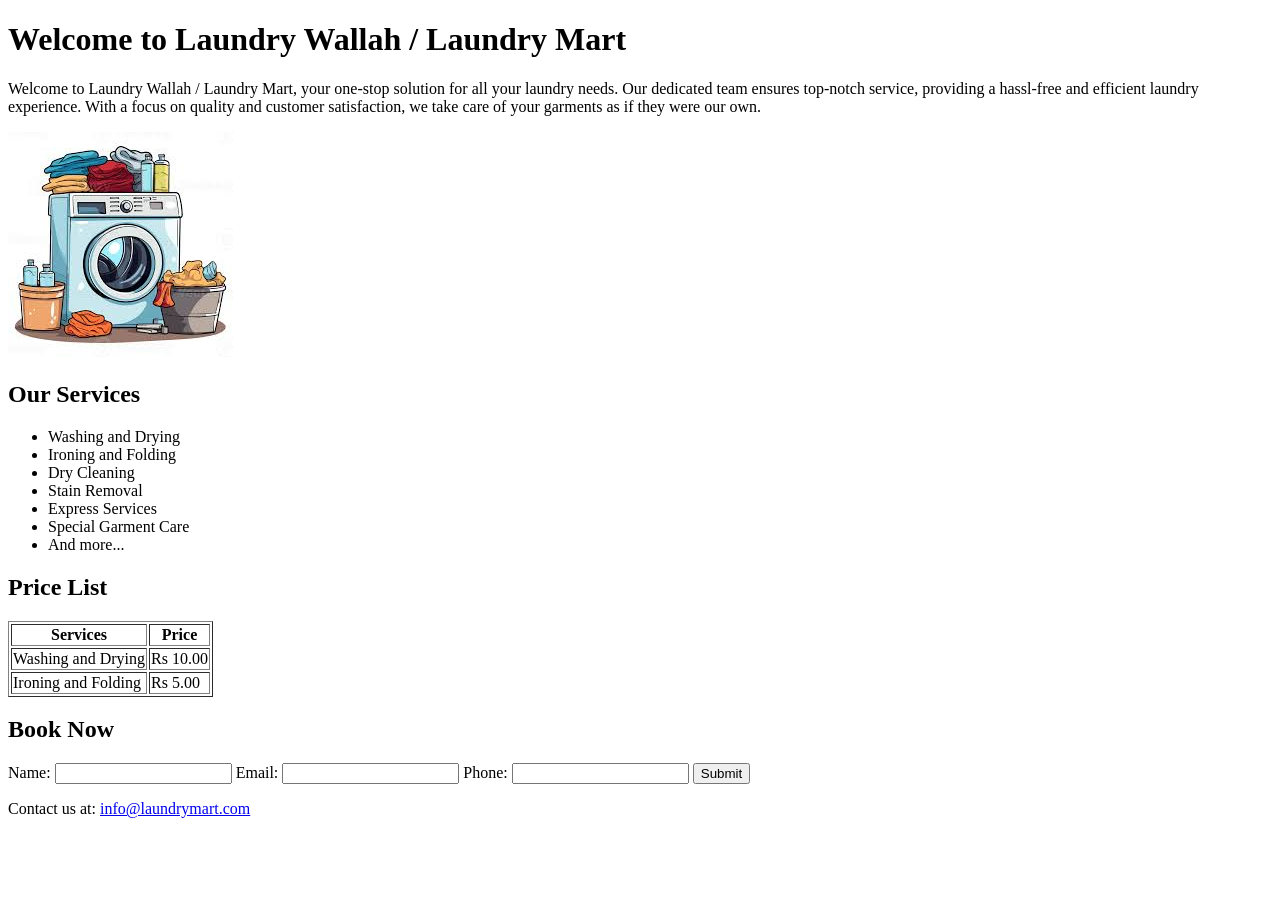
<file: Assignment-1/index.html>
<!doctype html>
<html lang="en">
  <head>
    <meta charset="UTF-8" />
    <meta name="viewport" content="width=device-width, initial-scale=1.0" />
    <title>Laundry Wallah</title>
  </head>
  <body>
    <header>
      <h1>Welcome to Laundry Wallah / Laundry Mart</h1>
    </header>
    <main>
      <section id="aboutLaundry">
        <p>
          Welcome to Laundry Wallah / Laundry Mart, your one-stop solution for
          all your laundry needs. Our dedicated team ensures top-notch service,
          providing a hassl-free and efficient laundry experience. With a focus
          on quality and customer satisfaction, we take care of your garments as
          if they were our own.
        </p>
      </section>
      <section>
        <img src="laundry.jpg" alt="Laundry Machine" />
      </section>

      <section id="Services">
        <h2>Our Services</h2>
        <ul>
          <li>Washing and Drying</li>
          <li>Ironing and Folding</li>
          <li>Dry Cleaning</li>
          <li>Stain Removal</li>
          <li>Express Services</li>
          <li>Special Garment Care</li>
          <li>And more...</li>
        </ul>
      </section>

      <section id="priceList">
        <h2>Price List</h2>
        <table border="">
          <tr>
            <th>Services</th>
            <th>Price</th>
          </tr>
          <tr>
            <td>Washing and Drying</td>
            <td>Rs 10.00</td>
          </tr>
          <tr>
            <td>Ironing and Folding</td>
            <td>Rs 5.00</td>
          </tr>
        </table>
      </section>

      <section id="bookNow">
        <h2>Book Now</h2>
        <form action="#">
          <label for="name">Name:</label>
          <input type="text" id="name" />
          <label for="email">Email:</label>
          <input type="email" id="email" />
          <label for="phone">Phone:</label>
          <input type="tel" id="phone" />
          <input type="submit" value="Submit" />
        </form>
      </section>
    </main>
    <footer>
      <p>
        Contact us at:
        <a href="mailto:info@laundrymart.com">info@laundrymart.com</a>
      </p>
    </footer>
  </body>
</html>
</file>
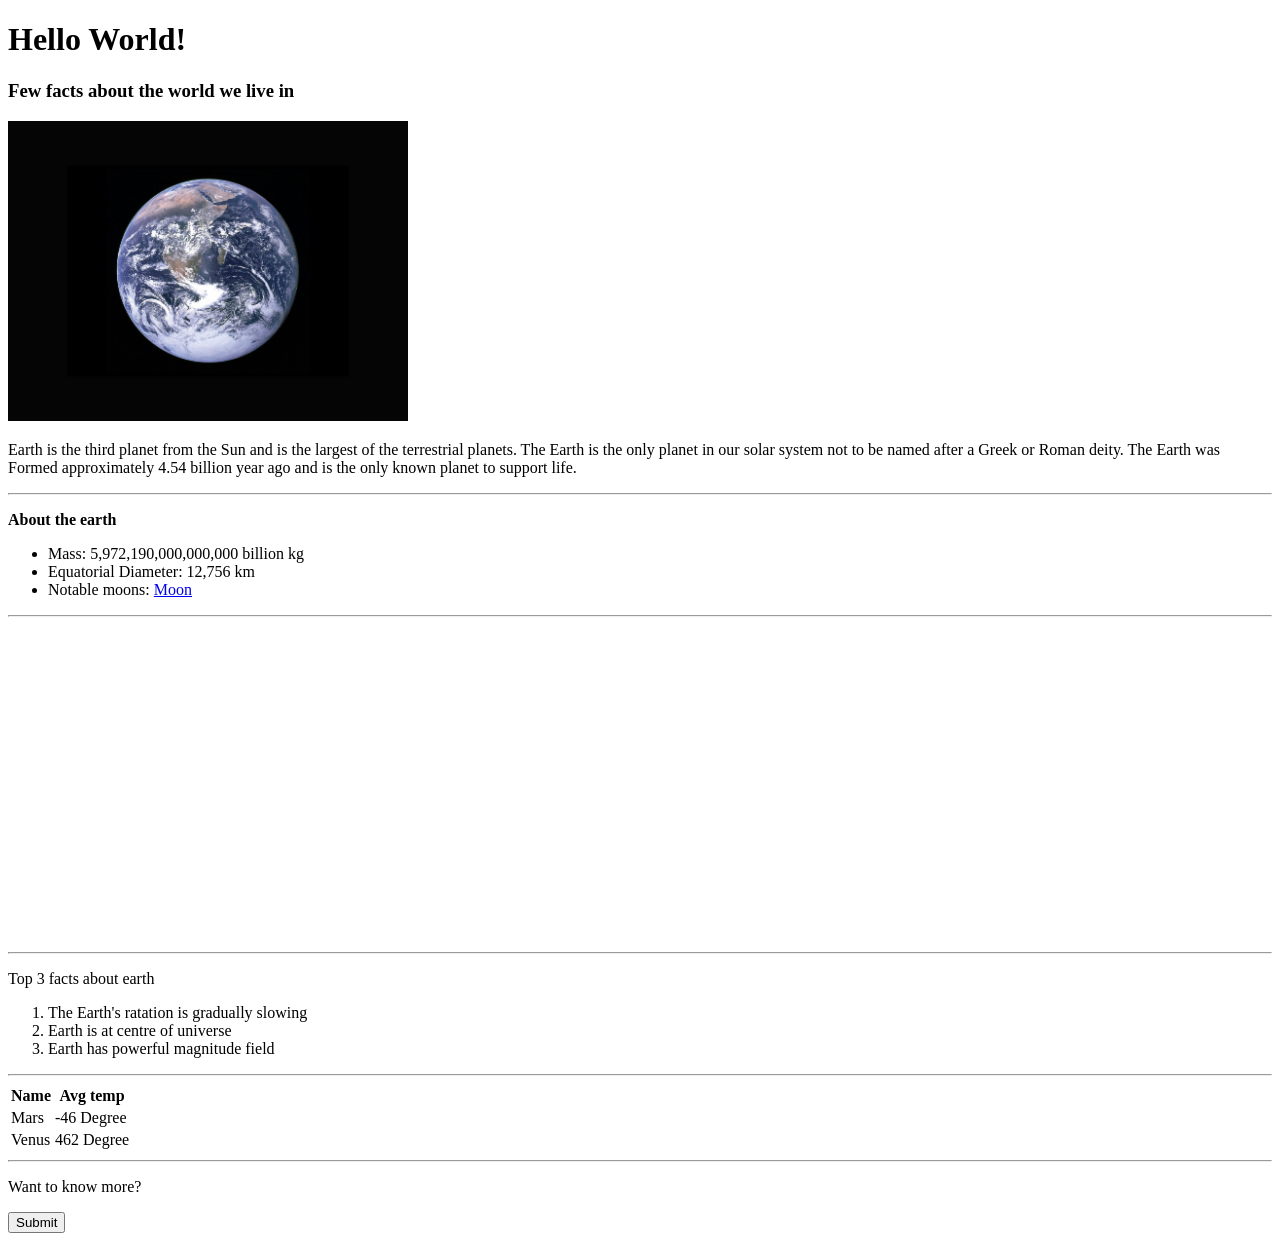
<file: Assignment-2/index.html>
<!doctype html>
<html lang="en">
  <head>
    <meta charset="UTF-8" />
    <meta name="viewport" content="width=device-width, initial-scale=1.0" />
    <title>Assignment</title>
  </head>
  <body>
    <h1>Hello World!</h1>
    <h3>Few facts about the world we live in</h3>
    <img src="nasa-vhSz50AaFAs-unsplash.jpg" alt=" earth image" width="400" />
    <p>
      Earth is the third planet from the Sun and is the largest of the
      terrestrial planets. The Earth is the only planet in our solar system not
      to be named after a Greek or Roman deity. The Earth was Formed
      approximately 4.54 billion year ago and is the only known planet to
      support life.
    </p>
    <hr />
    <p><strong>About the earth</strong></p>
    <ul>
      <li>Mass: 5,972,190,000,000,000 billion kg</li>
      <li>Equatorial Diameter: 12,756 km</li>
      <li>
        Notable moons:
        <a target="_blank" href="https://science.nasa.gov/moon/">Moon</a>
      </li>
    </ul>
    <hr />

    <iframe
      width="560"
      height="315"
      src="https://www.youtube.com/embed/I753-8PIjd0?si=yDylw73-TBjNcjMq"
      title="YouTube video player"
      frameborder="0"
      allow="
        accelerometer;
        autoplay;
        clipboard-write;
        encrypted-media;
        gyroscope;
        picture-in-picture;
        web-share;
      "
      referrerpolicy="strict-origin-when-cross-origin"
      allowfullscreen
    ></iframe>

    <hr />
    <p>Top 3 facts about earth</p>
    <ol>
      <li>The Earth's ratation is gradually slowing</li>
      <li>Earth is at centre of universe</li>
      <li>Earth has powerful magnitude field</li>
    </ol>
    <hr />
    <table>
      <thead>
        <tr>
          <th>Name</th>
          <th>Avg temp</th>
        </tr>
      </thead>
      <tbody>
        <tr>
          <td>Mars</td>
          <td>-46 Degree</td>
        </tr>
        <tr>
          <td>Venus</td>
          <td>462 Degree</td>
        </tr>
      </tbody>
    </table>

    <hr />
    <form action="https://www.space.com/">
      <p>Want to know more?</p>
      <input type="submit" />
    </form>
  </body>
</html>
</file>
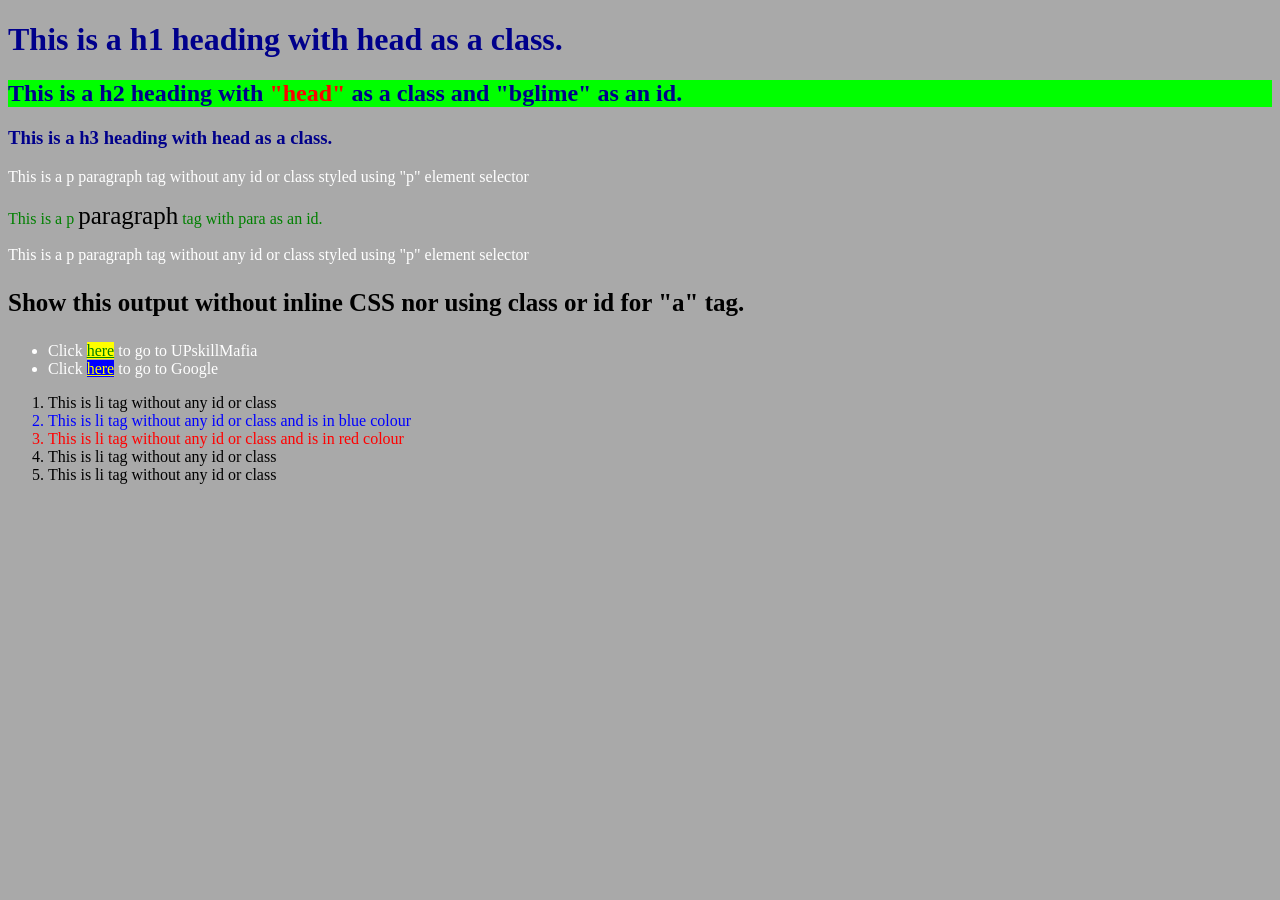
<file: Assignment-3/index.html>
<!doctype html>
<html lang="en">
  <head>
    <meta charset="UTF-8" />
    <meta name="viewport" content="width=device-width, initial-scale=1.0" />
    <title>CSS Selectors</title>
    <link rel="stylesheet" href="style.css" />
  </head>
  <body>
    <h1 class="head">This is a h1 heading with head as a class.</h1>
    <h2 class="head" id="bgLime">
      This is a h2 heading with <span id="headSpan">"head"</span> as a class and
      "bglime" as an id.
    </h2>
    <h3 class="head">This is a h3 heading with head as a class.</h3>

    <p>
      This is a p paragraph tag without any id or class styled using "p" element
      selector
    </p>
    <p id="para">
      This is a p <span id="paraSpan">paragraph</span> tag with para as an id.
    </p>
    <p>
      This is a p paragraph tag without any id or class styled using "p" element
      selector
    </p>

    <section id="listSel">
      <p>
        <strong
          >Show this output without inline CSS nor using class or id for "a"
          tag.</strong
        >
      </p>
      <ul>
        <li>
          Click <a href="https://upskillmafia.com/">here</a> to go to
          UPskillMafia
        </li>
        <li>Click <a href="https://google.com">here</a> to go to Google</li>
      </ul>

      <ol>
        <li>This is li tag without any id or class</li>
        <li>
          This is li tag without any id or class and is in blue colour
        </li>
        <li>
          This is li tag without any id or class and is in red colour
        </li>
        <li>This is li tag without any id or class</li>
        <li>This is li tag without any id or class</li>
      </ol>
    </section>
  </body>
</html>
</file>
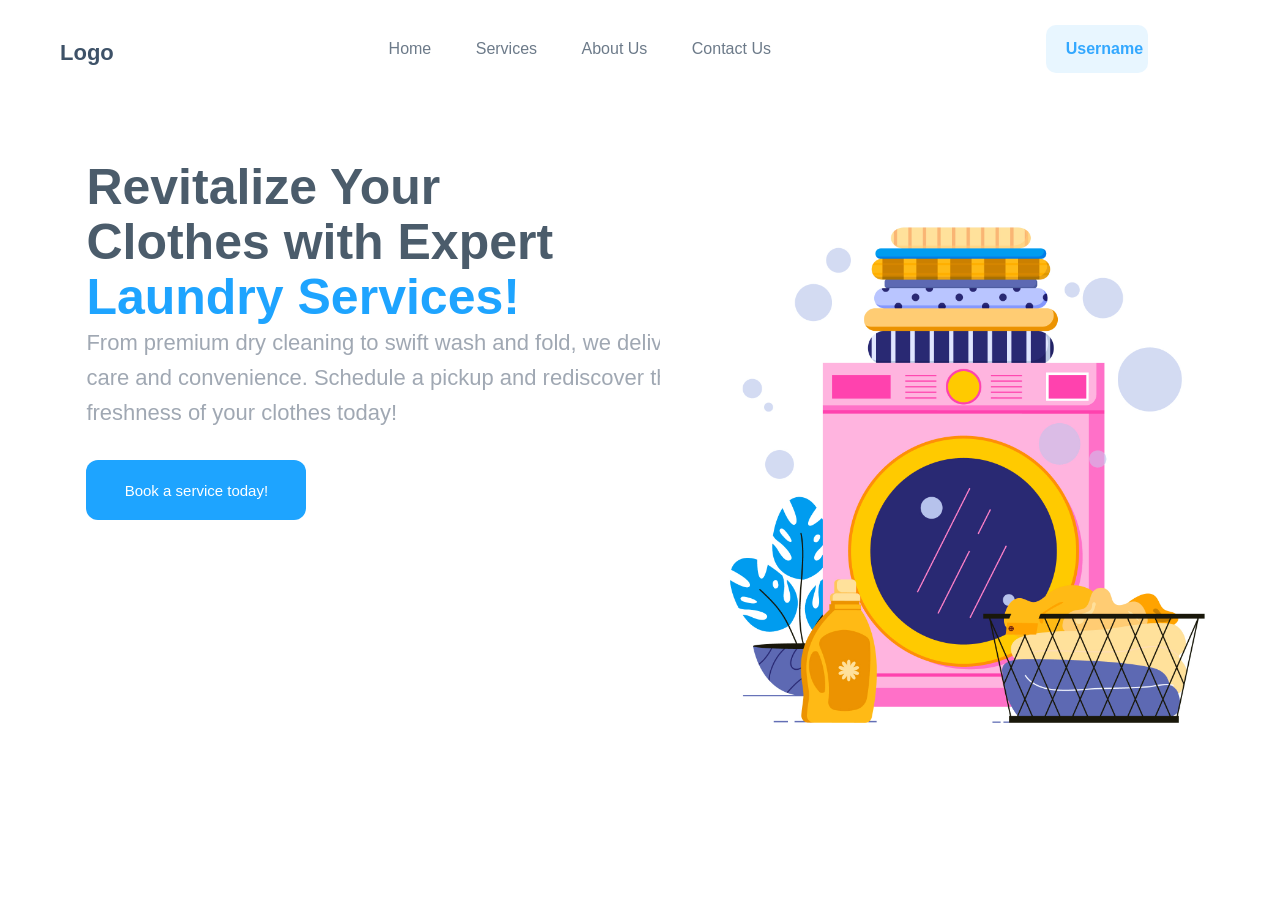
<file: Assignment-4/index.html>
<!doctype html>
<html lang="en">
  <head>
    <meta charset="UTF-8" />
    <meta name="viewport" content="width=device-width, initial-scale=1.0" />
    <title>CSS: Laundry Services Hero Section</title>
    <link rel="stylesheet" href="style.css" />
  </head>
  <body>
    <nav>
      <div class="logo">Logo</div>
      <div class="menu">
        <ul>
          <li>Home</li>
          <li>Services</li>
          <li>About Us</li>
          <li>Contact Us</li>
        </ul>
      </div>

      <div class="user">Username</div>
    </nav>

    <section>
      <div class="left">
        <h1>
          Revitalize Your <br />
          Clothes with Expert <br />
          <span class="blueline">Laundry Services!</span>
        </h1>
        <p>
          From premium dry cleaning to swift wash and fold, we deliver care and
          convenience. Schedule a pickup and rediscover the freshness of your
          clothes today!
        </p>

        <button class="btn1">Book a service today!</button>
      </div>

      <div class="right">
        <img src="./images/laundry.jpg" alt="Washing Machine image" />
      </div>
    </section>
  </body>
</html>
</file>
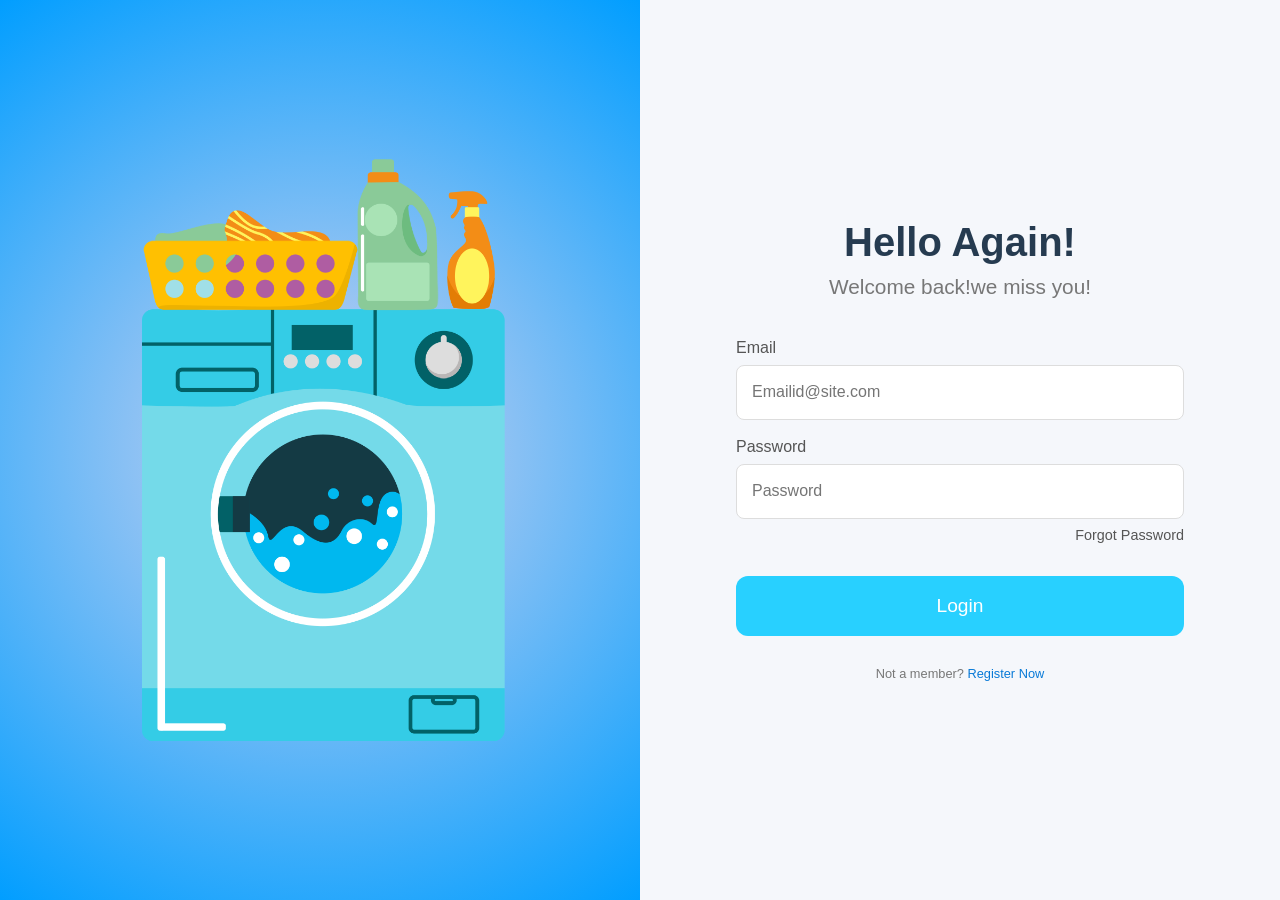
<file: Assignment-5/index.html>
<!doctype html>
<html lang="en">
  <head>
    <meta charset="UTF-8" />
    <meta name="viewport" content="width=device-width, initial-scale=1.0" />
    <title>Laundry Mart Login</title>
    <link rel="stylesheet" href="style.css" />
  </head>
  <body>
    <div class="container">
      <div class="left">
        <div
          class="log-img"
          style="background-image: url(&quot;./images/laundry.png&quot;)"
        >
          <!-- <img src="./images/laundry.png" alt="laundry Cover Image"> -->
        </div>
      </div>
      <div class="right">
        <header>
          <h1>Hello Again!</h1>
          <p>Welcome back!we miss you!</p>
        </header>

        <form action="#" class="login-form">
          <label for="username" class="label-txt">Email</label>
          <input
            type="email"
            id="username"
            class="txt-box"
            placeholder="Emailid@site.com"
          />

          <label for="password" class="label-txt">Password</label>
          <input
            type="password"
            id="password"
            class="txt-box"
            placeholder="Password"
          />

          <a href="#">Forgot Password</a>

          <button>Login</button>
        </form>

        <p class="register-text">Not a member? <a href="#">Register Now</a></p>
      </div>
    </div>
  </body>
</html>
</file>
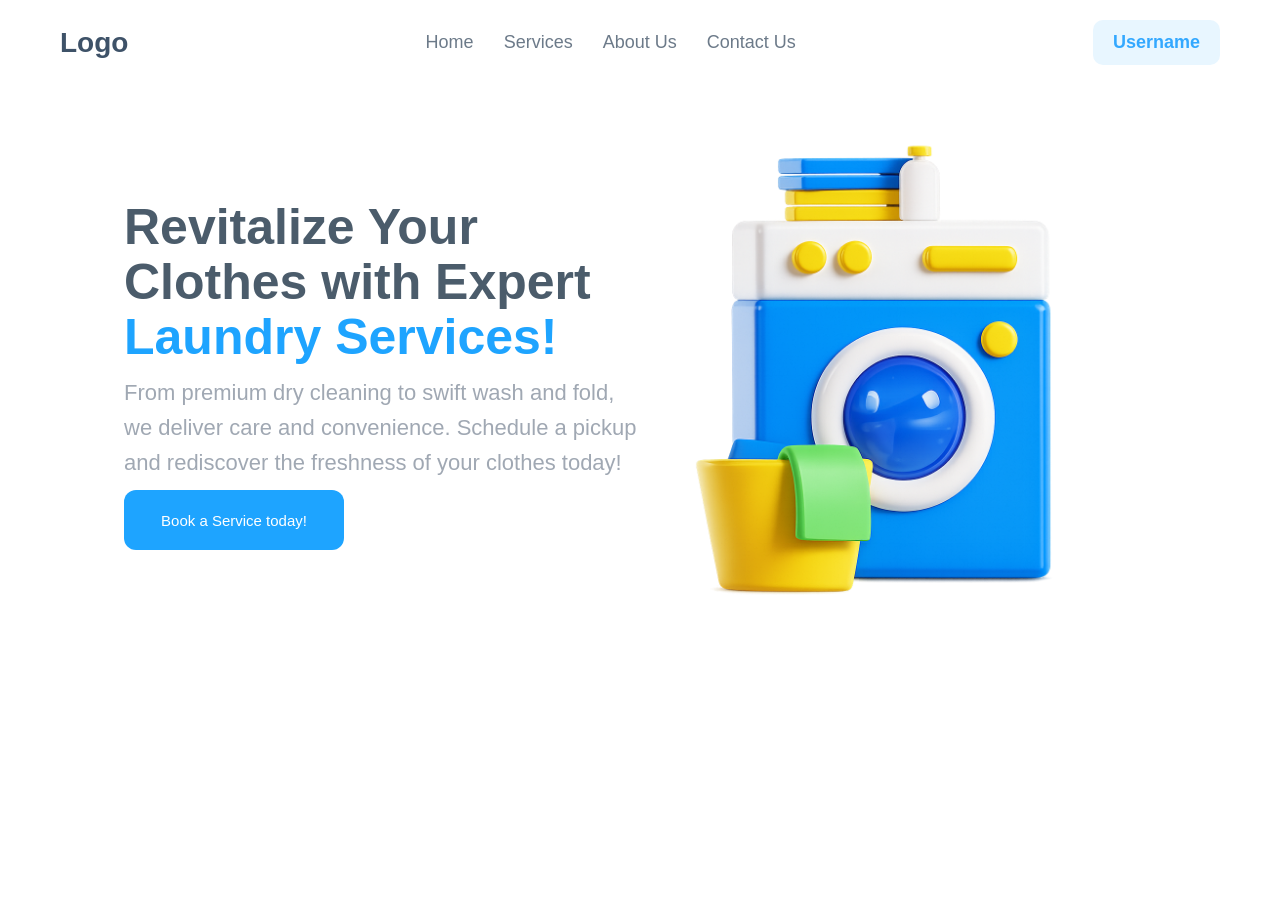
<file: Assignment-6/index.html>
<!DOCTYPE html>
<html lang="en">
<head>
  <meta charset="UTF-8">
  <meta name="viewport" content="width=device-width, initial-scale=1.0">
  <title>Laundry Services Responsive Issue</title>
  <link rel="stylesheet" href="style.css">
</head>
<body>
  
  <nav>
    <div class="logo">Logo</div>
    <div class="menu">
      <ul>
        <li>Home</li>
        <li>Services</li>
        <li>About Us</li>
        <li>Contact Us</li>
      </ul>
    </div>
    <div class="user">Username</div>
  </nav>

  <section>
    <div class="container">

      <div class="left">
      <h1>
        Revitalize Your <br>
        Clothes with Expert <br>
         <span class="blueline">Laundry Services!</span>
      </h1>
      <p>
        From premium dry cleaning to swift wash and
        fold, we deliver care and convenience. Schedule a pickup and rediscover the freshness of your clothes today!
      </p>

      <button class="btn">Book a Service today!</button>
    </div>

    <div class="right">
      <img src="./images/laundry_iconic.png" alt="Washing Machine image">
    </div>

    </div>
    
  </section>
</body>
</html>
</file>
<file: Assignment-3/style.css>
body{
  background-color:darkgray;
}

.head{
  color: darkblue;
}

#bgLime{
  background-color: lime;
}

#headSpan{
  color: red;
}

p{
  color: white;
}

#para{
  color: green;
}

#paraSpan{
  color: black;
  font-size:25px;
}

#listSel p{
  color: black;
  font-size: 25px;
}

ul li{
  color: white;
}

ul li:first-child a{
  background-color: yellow;
  color: green;
}


ul li:last-child a{
  background-color:blue;
  color:yellow;
}

ol li:nth-child(2){
  color: blue;
}

ol li:nth-child(3){
  color: red;
}
</file>
<file: Assignment-4/style.css>
*{
  padding:0;
  margin:0;
  box-sizing: border-box;
  font-family: 'Poppins', sans-serif;
}

nav{
  height: 80px;
  /* background-color:cadetblue; */
  margin:10px 0; 
}

.logo{
  /* background-color: lime; */
  /* height:100px; */
  /* width:15%; */
  margin-left: 60px;
  float:left;
  text-align:center;
  font-size: 22px;
  font-weight: 700;
  color: #3E5268;
  
}

.menu{
  /* background-color: brown; */
  /* height:100px; */
  width:70%;
  margin: 0 18px;
  float: left;
  text-align:center;
  font-size: 16px;
  font-weight: 400;
  color: #6c7a89;
}

.user{
  background-color: #e8f6ff;
  width:8%;
  padding: 15px 20px;
  margin-top:15px;
  float:left;
  text-align: center;
  border-radius: 10px;
  font-size: 16px;
  font-weight: 600;
  color:#33A8FF;
}

li{
  display:inline-block;
  margin: 0 20px;
}

li:hover{
  color:#3E5268;
  cursor: pointer;
}

.logo, .menu{
  padding: 30px 0px; 
}

section{
  /* width: 100%; */
  height:79vh;
  padding-top:60px;

}

.left{
    /* background-color: yellow; */
    width:45%;
    height:70vh;
    float:left;
}

.right{
  /* background-color: #B2BEB5; */
  width:55%;
  height:70vh;
  float:left;
}

/* .left{
    display:inline-block;
    width:44%;
    height:79vh;
    background:yellow;
}

.right{
    display:inline-block;
    width:54%;
    height:79vh;
    background:gray;
} */

img{
  height:68vh;
  margin-left: 12%;
  
}

h1{
    color: #4b5c6b;
    font-size: 50px;
    line-height: 55px;
    margin-left: 15%;  
    width: 600px; 
}

.blueline{
  color: #1ea4ff;

}

p{
  width: 600px;
  font-size: 22px;
  font-weight: 400;
  color: #a0a8b3;
  line-height: 35px;
  margin-left: 15%;
}

.btn1{
  background-color: #1ea4ff;
  color: white;
  font-size: 15px;
  font-weight: 400;
  height: 60px;
  width:220px;
  border-radius: 12px;
  border: none;
  margin-top: 30px;
  margin-left: 15%;
}
</file>
<file: Assignment-5/style.css>
*{
  margin: 0;
  padding: 0;
  box-sizing: border-box;
  font-family: 'Poppins', sans-serif;
}

.container{
  height: 100vh;
  display: flex;
  /* gap: 20px; */

}


.left{
  /* background-color: rgb(42, 107, 154); */
  flex-basis: 50%;
  background: radial-gradient(circle, rgb(211, 211, 238), rgb(1, 158, 255));

}

.right{
    flex-basis: 50%;
    display: flex;
    flex-direction: column;
    justify-content: center;
    align-items: center; 
    background-color: #f5f7fb;
}

.right header{

text-align: center;
}

.right h1{
  font-size: 2.5rem;
  color: #263b50;
  margin-bottom: 10px;
}


.right header p{
  font-size: 1.3rem;
  color: #777;
}

.login-form{
  width: 70%;
  margin:30px;
  display: flex;
  flex-direction: column;
  gap: 8px;
}

.log-img{
  height:100%;
  background-size:contain;
  background-repeat: no-repeat;
  background-position: center;
  display: flex;
  justify-content: center;
  align-items: center;
}


.login-form a{
  align-self: flex-end;
  color: #555;
  text-decoration: none;
  font-size: 0.9rem;
  /* margin-top: 5px; */
}

/* .login-form a:hover{
  color: rgb(40,208,255);
}  */

.txt-box{
  height: 55px;
  padding: 0 15px;
  border: 1px solid #ddd;
  border-radius: 8px;
  font-size: 1rem;
  outline: none;
  /* width: 100%; */

}


.label-txt{
  font-size: 1rem;
  color: #555;
  margin-top: 10px;
}

button{
  width: 100%;
  height: 60px;
  margin-top: 25px;
  border: none;
  font-size: 1.2rem;
  background-color: rgb(40, 208, 255);
  border-radius: 12px;
  cursor: pointer;
  color: white;
}

button:hover{
  background-color: rgb(20,170,220);
}

.register-text{
  text-align: center;
  color: #777;
  font-size: 0.8rem;
}

.register-text a{
  color: rgb(9, 122, 215);
  text-decoration: none;
}
</file>
<file: Assignment-6/style.css>
*{
  margin: 0;
  padding: 0;
  box-sizing: border-box;
  font-family: 'Poppins', sans-serif;
}

/* Navigation Bar */
nav{
  display: flex;
  justify-content: space-between;
  align-items: center;
  padding: 20px 60px;
  
}

nav .logo{
  /* height: 20vh; */
  /* padding: 20px 60px; */
  display: flex;
  justify-content: center;
  align-items: center;
  font-size: 28px;
  font-weight: 700;
  color: #3e5268;

}

nav .menu{
  flex: 1;
}

nav ul{
  /* height: 20vh; */
  display: flex;
  justify-content: center;
  gap:30px;  
  list-style: none;
  
}

nav li{

  list-style: none;
  font-size: 18px;
  font-weight: 400;
  color: #6c7a89;
  
}

nav .user{
  /* height: 20vh; */
  padding: 12px 20px;
  display: flex;
  justify-content: center;
  align-items: center;
  background-color: #e8f6ff;
  color: #33a8ff;
  font-size: 18px;
  font-weight: 600;
  border-radius: 10px;

}
/* navigation code ends */

/* hero section code */

section .container{
  display: flex;
  align-items: center;
  justify-content: space-between;
  /* min-height: calc(100vh - 80px); */
  padding: 40px 60px;

  width: 90%;
  max-width: 1200px;
  margin: auto;

}

section .left{
  
  display: flex;
  flex: 1;
  flex-direction:column;
  gap: 10px;
  justify-content: center;
  align-items:flex-start;
}



section .right{
  display: flex;
  flex: 1;
  justify-content: center;
  
}

.left h1{
  color: #4b5c6b;
  font-size: 50px;
  line-height: 55px;
  
}

.blueline{
  color: #1ea4ff;
}

.left p{
  font-size: 22px;
  font-weight: 400;
  color: #a0a8b3;
  line-height: 35px;
  /* margin-left: 20%; */
}

.btn{
  background-color: #1ea4ff;
  color: white;
  font-size: 15px;
  font-weight: 500;
  height: 60px;
  width: 220px;
  border-radius: 12px;
  border: none;
  cursor: pointer;
   
}

.right img{
  width: 100%;
  height: auto;
  max-width: 500px;
}

/* Hero section code ends here */

/* Tablet View Starts */

@media(max-width:768px){
  nav{
    padding: 18px 25px;
  }

  nav .logo{
    
    font-size: 24px;
  }
  nav ul{
    gap: 18px;
  }

  nav li{
    font-size: 16px;
  }

  nav .user{
    font-size: 16px;
    padding: 8px 14px;
  }

  section .container{
    padding: 30px 20px;
  }

  .left{
    flex: 1.1;
  }

  .right{
    flex: 0.9;
  }

  .left h1{
    font-size: 32px;
    line-height: 42px;
  }

  .left p{
    font-size: 20px;
    line-height: 28px;
    
  }

  .btn{
    width: 200px;
    height: 52px;
    font-size: 15px;
  }

  .right img{
    width: 100%;
    max-width: 320px;
    
    height: auto;
  }
}

/* Tablet View Ends */

/* Mobile View Starts */

@media(max-width:480px){

  nav{
    padding: 15px;
  }

  .menu{
    display: none;
  }

  nav .logo{
    font-size: 18px;
  }

  nav .user{
    font-size: 12px;
    padding: 8px 12px;
  }

  section .container{
    flex-direction: column;
    text-align: left;
    padding: 20px;
  }

  .left, .right{
    width: 100%;
  }
  
 section .left{
    align-items: flex-start;
  }

  .left h1{
    font-size: 30px;
    line-height: 38px;
  }

  .left p{
    font-size: 16px;
    line-height: 24px;
  }

  .btn{
    width: 220px;
    height: 52px;
  }

  section .right{
    margin-top: 30px;
    display: flex;
    justify-content: center;
  }

  .right img{
    width: 100%;
    max-width: 300px;
  }


}

/* Mobile View Ends */
</file>
